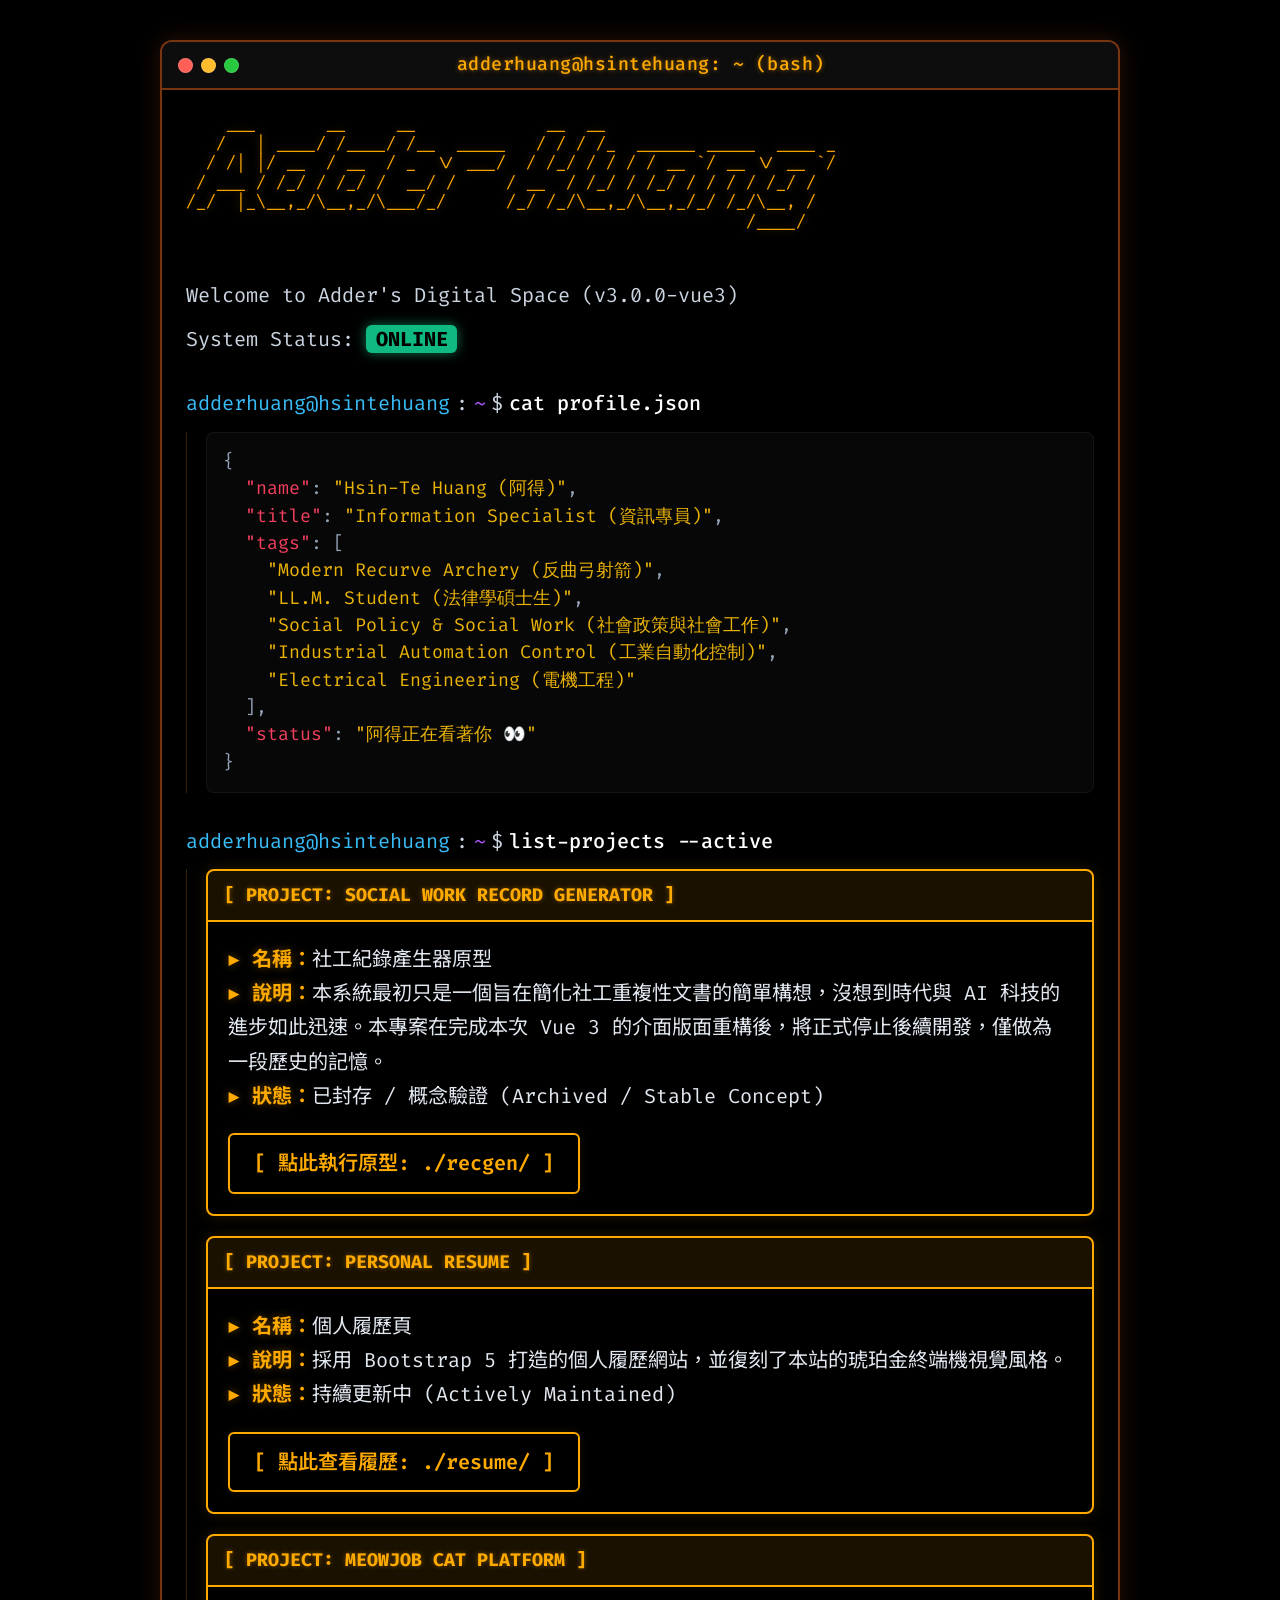
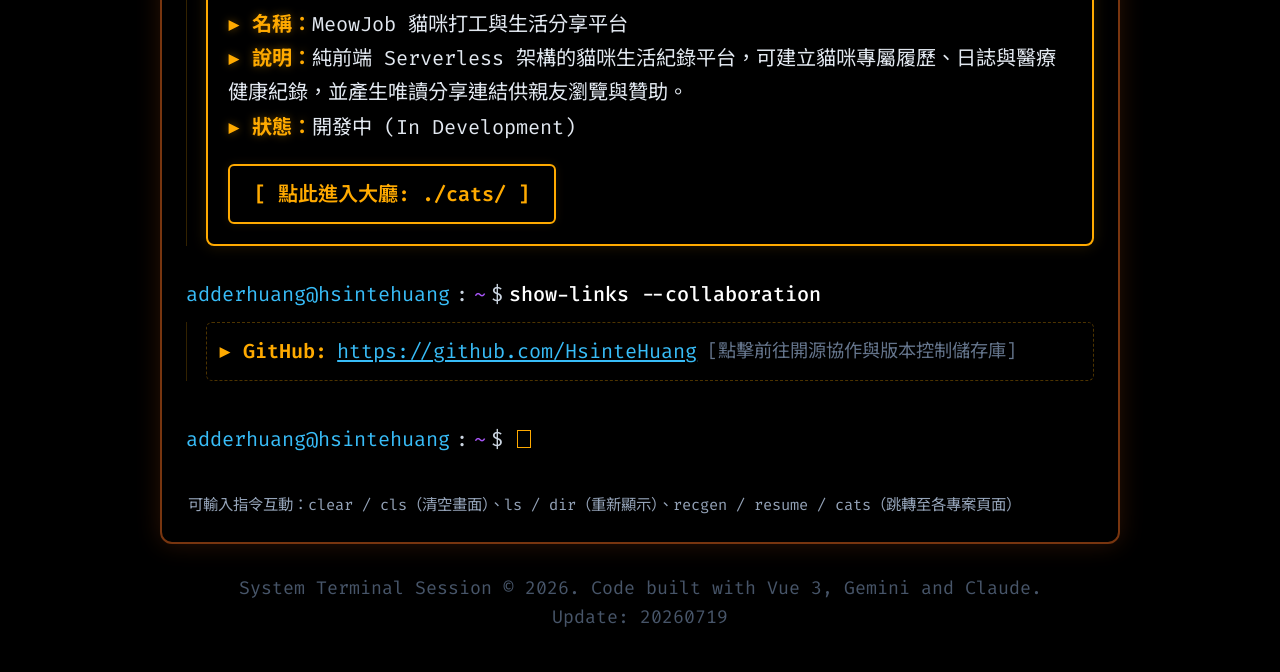
<file: index.html>
<!doctype html>
<html lang="en">
  <head>
    <meta charset="UTF-8" />
    <link rel="icon" type="image/svg+xml" href="./favicon.svg" />
    <meta name="viewport" content="width=device-width, initial-scale=1.0" />
    <title>Adder is watching you | 阿得正在看著你 👀</title>
    <meta name="description" content="在AI活躍的時代，向AI學習新的資訊知識與技術。以前做不到的事情，現在可以請AI幫忙完成。" />
    <meta property="og:type" content="website" />
    <meta property="og:url" content="http://web.hsinte.idv.tw/" />
    <meta property="og:title" content="Adder is watching you | 阿得正在看著你 👀" />
    <meta property="og:description" content="在AI活躍的時代，向AI學習新的資訊知識與技術。以前做不到的事情，現在可以請AI幫忙完成。" />
    <script type="module" crossorigin src="./assets/index-C5Mr1FUt.js"></script>
    <link rel="stylesheet" crossorigin href="./assets/index-7HKHo9OY.css">
  </head>
  <body>
    <div id="app"></div>
  </body>
</html>
</file>
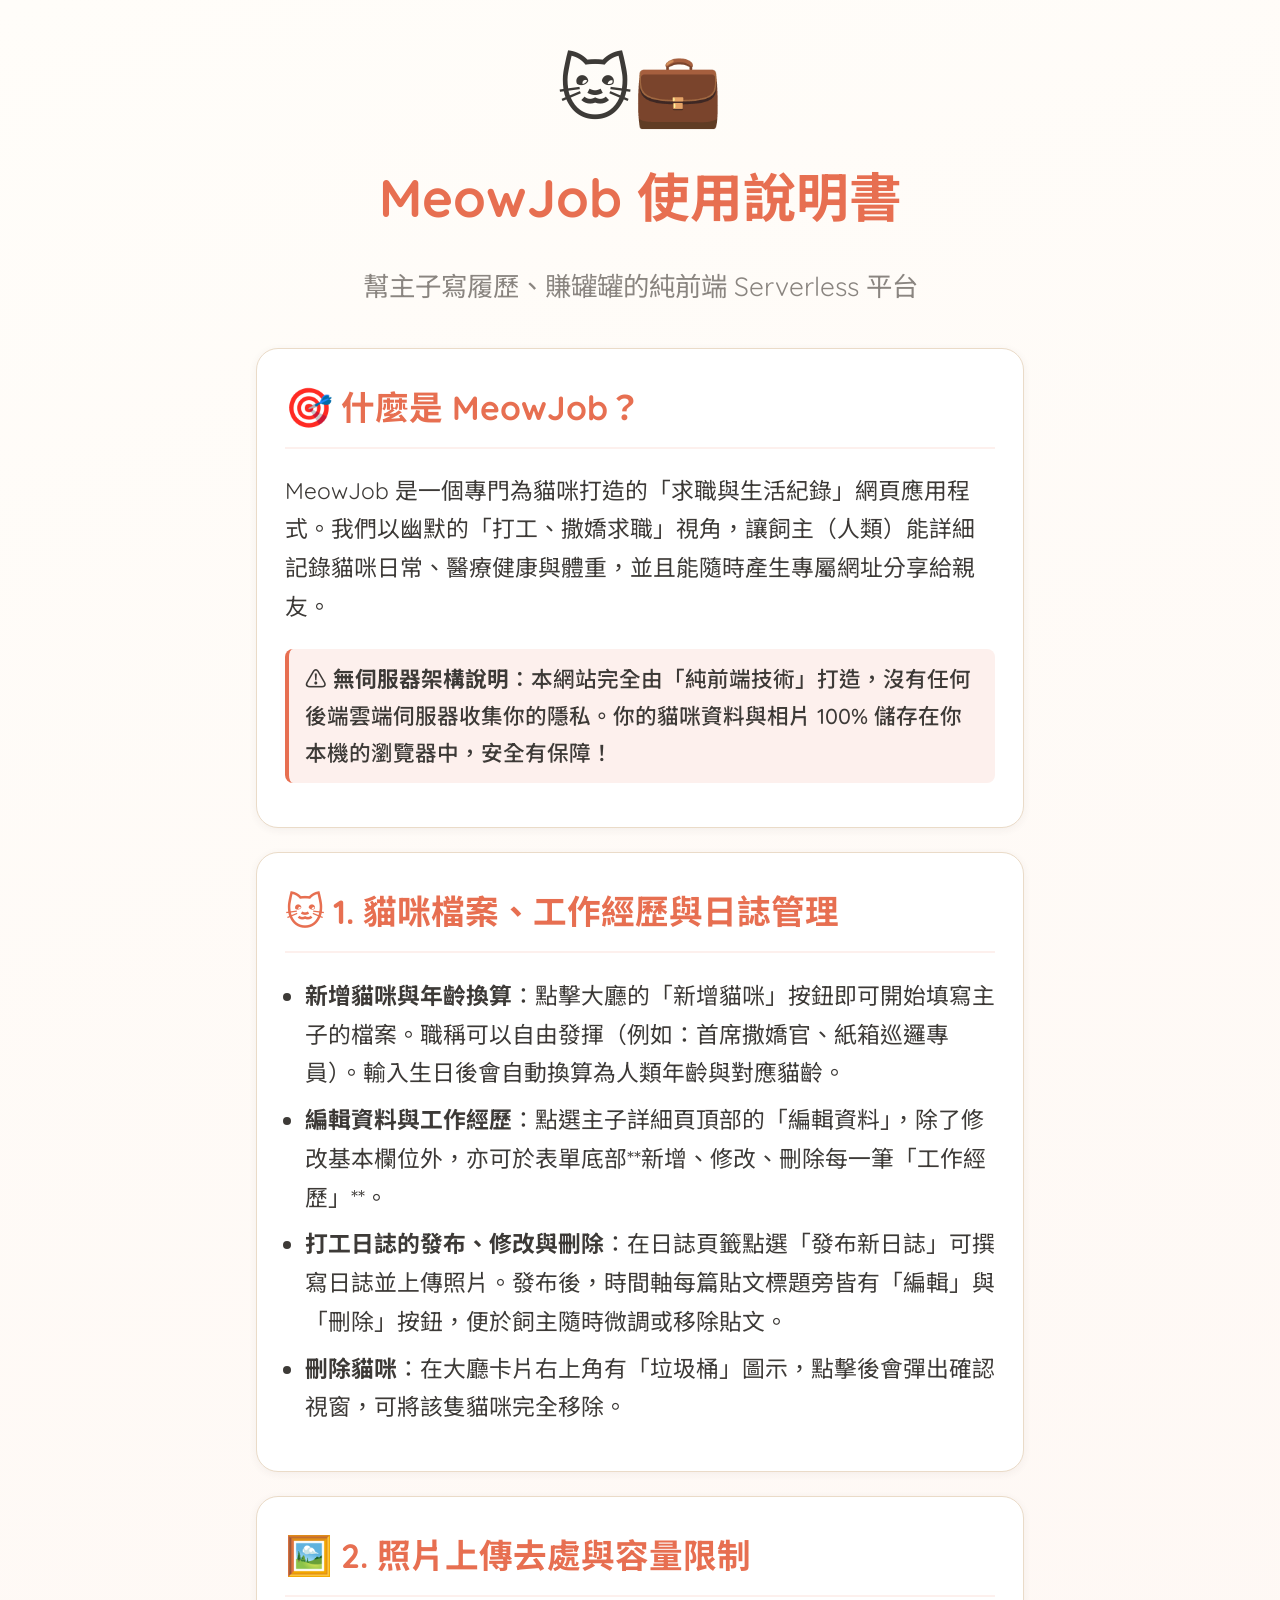
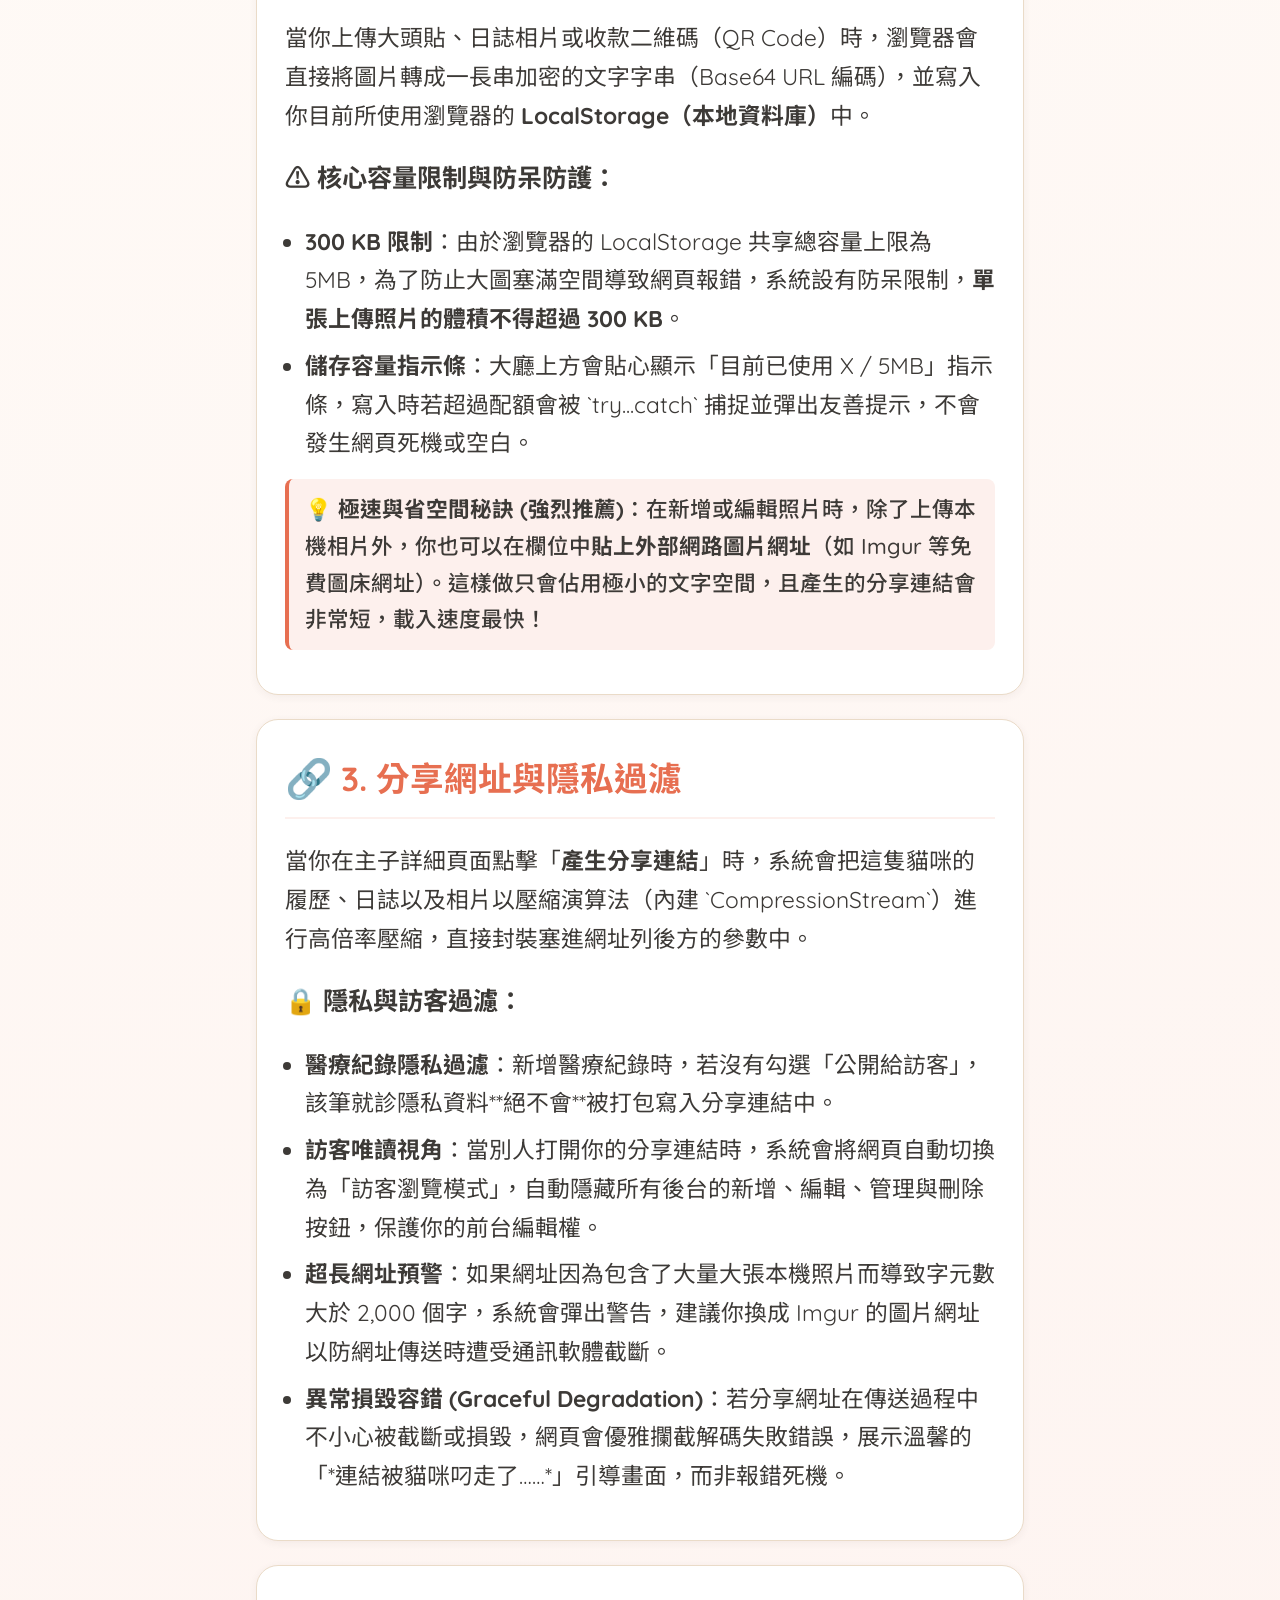
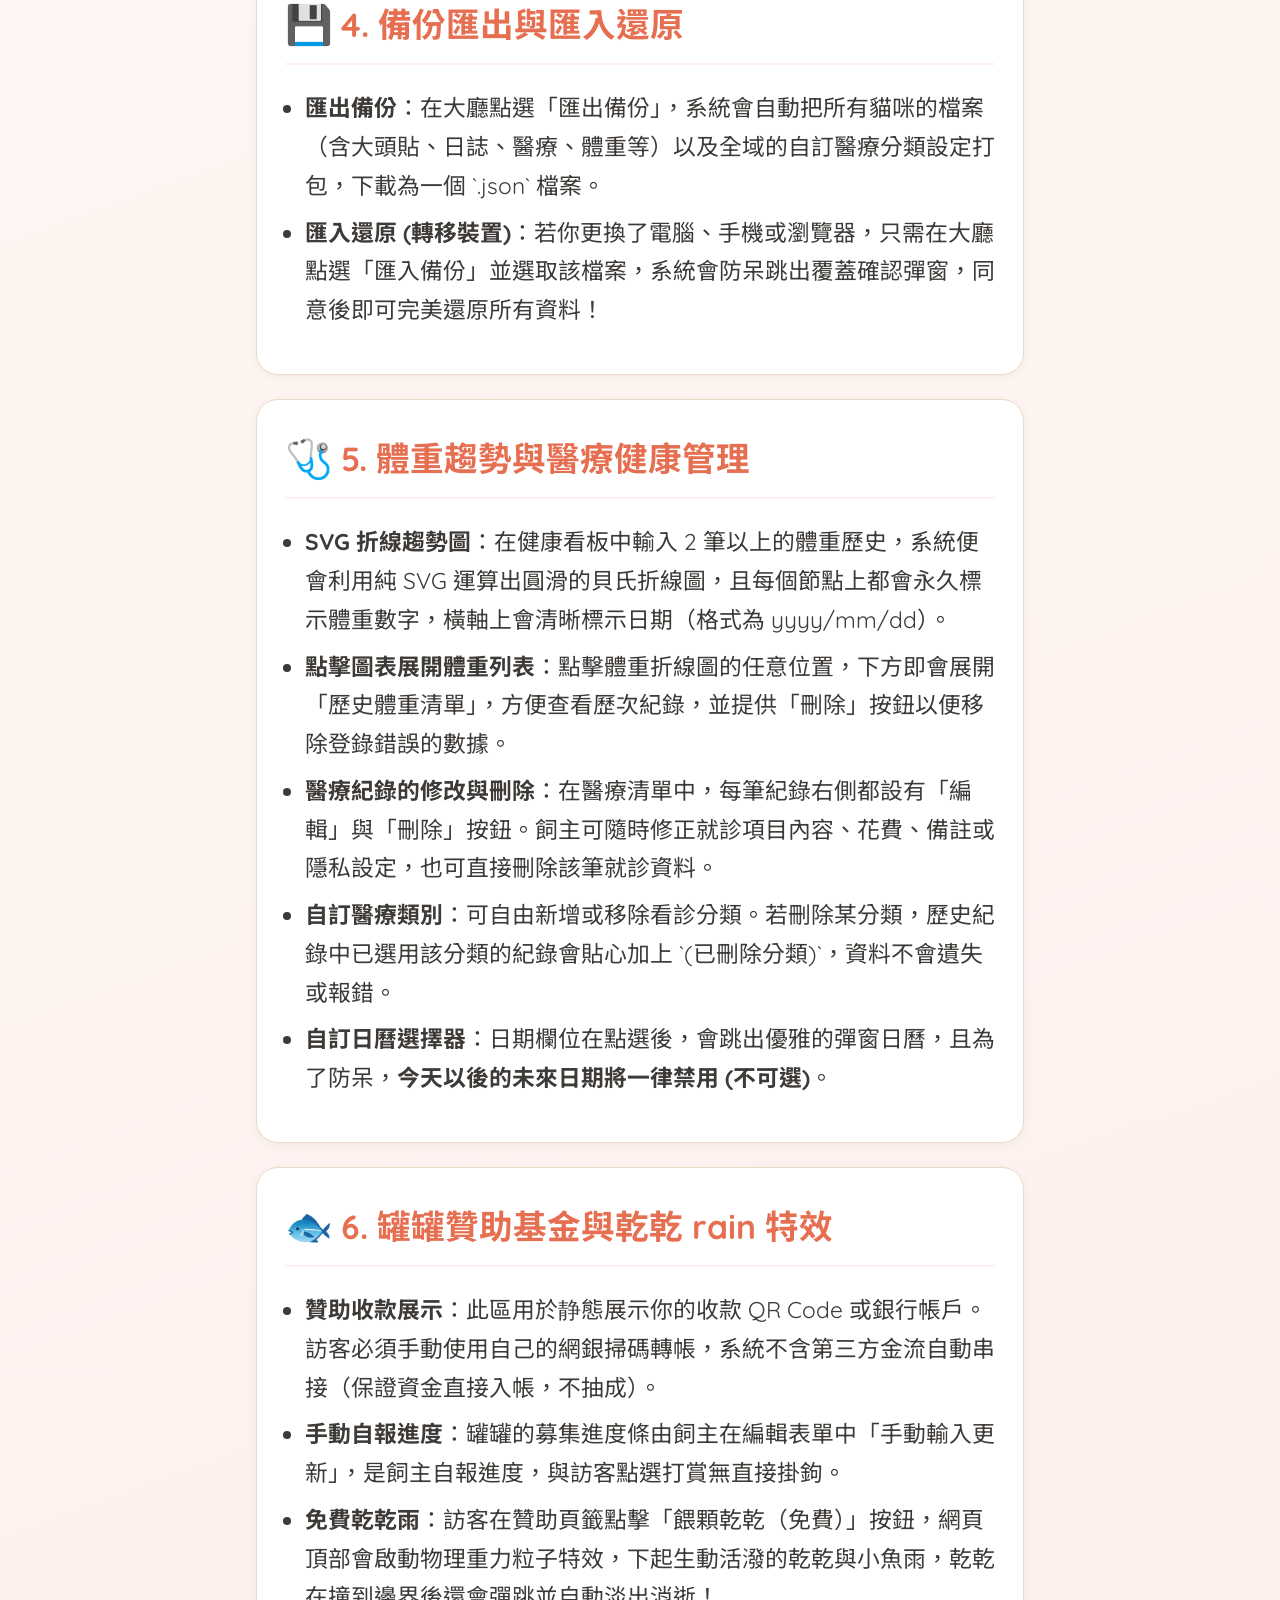
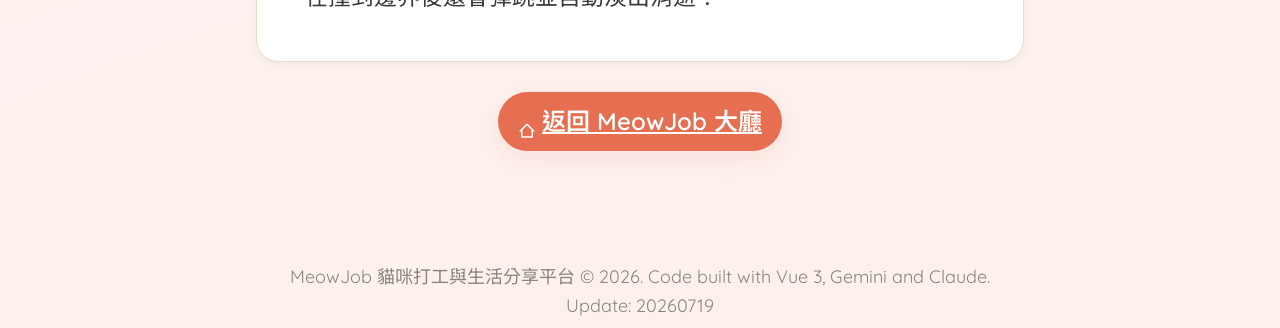
<file: cats/guide.html>
<!DOCTYPE html>
<html lang="zh-TW">
<head>
<meta charset="UTF-8">
<meta name="viewport" content="width=device-width, initial-scale=1.0">
<title>MeowJob 貓咪打工平台 - 使用說明書</title>
<link rel="icon" type="image/svg+xml" href="./favicon.svg" />
<link rel="stylesheet" href="./style.css" />
<link rel="preconnect" href="https://fonts.googleapis.com">
<link rel="preconnect" href="https://fonts.gstatic.com" crossorigin>
<link href="https://fonts.googleapis.com/css2?family=Quicksand:wght@500;700&family=Noto+Sans+TC:wght@400;700&display=swap" rel="stylesheet">
<style>
  .guide-container {
    max-width: 800px;
    margin: 0 auto;
    padding: 30px 16px 80px;
  }
  .guide-header {
    text-align: center;
    margin-bottom: 40px;
  }
  .guide-header h1 {
    color: var(--primary);
    font-size: 2.2rem;
    margin: 10px 0;
  }
  .guide-header p {
    color: var(--text-muted);
    font-size: 1.1rem;
  }
  .guide-card {
    background: var(--white);
    border-radius: var(--radius-lg);
    padding: 28px;
    box-shadow: var(--shadow-sm);
    margin-bottom: 24px;
    border: 1px solid var(--border);
  }
  .guide-card h2 {
    color: var(--primary);
    font-size: 1.4rem;
    margin-top: 0;
    margin-bottom: 16px;
    display: flex;
    align-items: center;
    gap: 8px;
    border-bottom: 2px solid var(--bg-peach);
    padding-bottom: 8px;
  }
  .guide-card h2 span {
    font-size: 1.6rem;
  }
  .guide-card h3 {
    font-size: 1.05rem;
    color: var(--text-main);
    margin-top: 18px;
    margin-bottom: 8px;
    font-weight: 700;
  }
  .guide-card p, .guide-card li {
    font-size: 0.95rem;
    color: var(--text-main);
    line-height: 1.7;
  }
  .guide-card ul, .guide-card ol {
    padding-left: 20px;
    margin-bottom: 16px;
  }
  .guide-card li {
    margin-bottom: 8px;
  }
  .highlight-box {
    background: var(--bg-peach);
    border-left: 4px solid var(--primary);
    padding: 12px 16px;
    border-radius: var(--radius-sm);
    margin: 16px 0;
  }
  .highlight-box.health {
    background: #f0f5f3;
    border-left-color: var(--health);
  }
  .highlight-box p {
    margin: 0;
    font-size: 0.9rem;
    font-weight: 500;
  }
  .back-btn-wrap {
    margin-top: 30px;
    text-align: center;
  }
</style>
</head>
<body>

<div class="guide-container">
  <div class="guide-header">
    <div style="font-size: 3rem;">🐱💼</div>
    <h1>MeowJob 使用說明書</h1>
    <p>幫主子寫履歷、賺罐罐的純前端 Serverless 平台</p>
  </div>

  <!-- 卡片 1: 專案介紹 -->
  <div class="guide-card">
    <h2><span>🎯</span> 什麼是 MeowJob？</h2>
    <p>
      MeowJob 是一個專門為貓咪打造的「求職與生活紀錄」網頁應用程式。我們以幽默的「打工、撒嬌求職」視角，讓飼主（人類）能詳細記錄貓咪日常、醫療健康與體重，並且能隨時產生專屬網址分享給親友。
    </p>
    <div class="highlight-box">
      <p>⚠️ <strong>無伺服器架構說明</strong>：本網站完全由「純前端技術」打造，沒有任何後端雲端伺服器收集你的隱私。你的貓咪資料與相片 100% 儲存在你本機的瀏覽器中，安全有保障！</p>
    </div>
  </div>

  <!-- 卡片 2: 新增與管理 -->
  <div class="guide-card">
    <h2><span>🐱</span> 1. 貓咪檔案、工作經歷與日誌管理</h2>
    <ul>
      <li><strong>新增貓咪與年齡換算</strong>：點擊大廳的「新增貓咪」按鈕即可開始填寫主子的檔案。職稱可以自由發揮（例如：首席撒嬌官、紙箱巡邏專員）。輸入生日後會自動換算為人類年齡與對應貓齡。</li>
      <li><strong>編輯資料與工作經歷</strong>：點選主子詳細頁頂部的「編輯資料」，除了修改基本欄位外，亦可於表單底部**新增、修改、刪除每一筆「工作經歷」**。</li>
      <li><strong>打工日誌的發布、修改與刪除</strong>：在日誌頁籤點選「發布新日誌」可撰寫日誌並上傳照片。發布後，時間軸每篇貼文標題旁皆有「編輯」與「刪除」按鈕，便於飼主隨時微調或移除貼文。</li>
      <li><strong>刪除貓咪</strong>：在大廳卡片右上角有「垃圾桶」圖示，點擊後會彈出確認視窗，可將該隻貓咪完全移除。</li>
    </ul>
  </div>

  <!-- 卡片 3: 照片上傳與 300KB 限制 -->
  <div class="guide-card">
    <h2><span>🖼️</span> 2. 照片上傳去處與容量限制</h2>
    <p>
      當你上傳大頭貼、日誌相片或收款二維碼（QR Code）時，瀏覽器會直接將圖片轉成一長串加密的文字字串（Base64 URL 編碼），並寫入你目前所使用瀏覽器的 <strong>LocalStorage（本地資料庫）</strong>中。
    </p>
    <h3>⚠️ 核心容量限制與防呆防護：</h3>
    <ul>
      <li><strong>300 KB 限制</strong>：由於瀏覽器的 LocalStorage 共享總容量上限為 5MB，為了防止大圖塞滿空間導致網頁報錯，系統設有防呆限制，<strong>單張上傳照片的體積不得超過 300 KB</strong>。</li>
      <li><strong>儲存容量指示條</strong>：大廳上方會貼心顯示「目前已使用 X / 5MB」指示條，寫入時若超過配額會被 `try...catch` 捕捉並彈出友善提示，不會發生網頁死機或空白。</li>
    </ul>
    <div class="highlight-box">
      <p>💡 <strong>極速與省空間秘訣 (強烈推薦)</strong>：在新增或編輯照片時，除了上傳本機相片外，你也可以在欄位中<strong>貼上外部網路圖片網址</strong>（如 Imgur 等免費圖床網址）。這樣做只會佔用極小的文字空間，且產生的分享連結會非常短，載入速度最快！</p>
    </div>
  </div>

  <!-- 卡片 4: 對外分享 -->
  <div class="guide-card">
    <h2><span>🔗</span> 3. 分享網址與隱私過濾</h2>
    <p>
      當你在主子詳細頁面點擊「<strong>產生分享連結</strong>」時，系統會把這隻貓咪的履歷、日誌以及相片以壓縮演算法（內建 `CompressionStream`）進行高倍率壓縮，直接封裝塞進網址列後方的參數中。
    </p>
    <h3>🔒 隱私與訪客過濾：</h3>
    <ul>
      <li><strong>醫療紀錄隱私過濾</strong>：新增醫療紀錄時，若沒有勾選「公開給訪客」，該筆就診隱私資料**絕不會**被打包寫入分享連結中。</li>
      <li><strong>訪客唯讀視角</strong>：當別人打開你的分享連結時，系統會將網頁自動切換為「訪客瀏覽模式」，自動隱藏所有後台的新增、編輯、管理與刪除按鈕，保護你的前台編輯權。</li>
      <li><strong>超長網址預警</strong>：如果網址因為包含了大量大張本機照片而導致字元數大於 2,000 個字，系統會彈出警告，建議你換成 Imgur 的圖片網址以防網址傳送時遭受通訊軟體截斷。</li>
      <li><strong>異常損毀容錯 (Graceful Degradation)</strong>：若分享網址在傳送過程中不小心被截斷或損毀，網頁會優雅攔截解碼失敗錯誤，展示溫馨的「*連結被貓咪叼走了……*」引導畫面，而非報錯死機。</li>
    </ul>
  </div>

  <!-- 卡片 5: 備份與資料轉移 -->
  <div class="guide-card">
    <h2><span>💾</span> 4. 備份匯出與匯入還原</h2>
    <ul>
      <li><strong>匯出備份</strong>：在大廳點選「匯出備份」，系統會自動把所有貓咪的檔案（含大頭貼、日誌、醫療、體重等）以及全域的自訂醫療分類設定打包，下載為一個 `.json` 檔案。</li>
      <li><strong>匯入還原 (轉移裝置)</strong>：若你更換了電腦、手機或瀏覽器，只需在大廳點選「匯入備份」並選取該檔案，系統會防呆跳出覆蓋確認彈窗，同意後即可完美還原所有資料！</li>
    </ul>
  </div>

  <!-- 卡片 6: 體重與健康 -->
  <div class="guide-card">
    <h2><span>🩺</span> 5. 體重趨勢與醫療健康管理</h2>
    <ul>
      <li><strong>SVG 折線趨勢圖</strong>：在健康看板中輸入 2 筆以上的體重歷史，系統便會利用純 SVG 運算出圓滑的貝氏折線圖，且每個節點上都會永久標示體重數字，橫軸上會清晰標示日期（格式為 yyyy/mm/dd）。</li>
      <li><strong>點擊圖表展開體重列表</strong>：點擊體重折線圖的任意位置，下方即會展開「歷史體重清單」，方便查看歷次紀錄，並提供「刪除」按鈕以便移除登錄錯誤的數據。</li>
      <li><strong>醫療紀錄的修改與刪除</strong>：在醫療清單中，每筆紀錄右側都設有「編輯」與「刪除」按鈕。飼主可隨時修正就診項目內容、花費、備註或隱私設定，也可直接刪除該筆就診資料。</li>
      <li><strong>自訂醫療類別</strong>：可自由新增或移除看診分類。若刪除某分類，歷史紀錄中已選用該分類的紀錄會貼心加上 `(已刪除分類)`，資料不會遺失或報錯。</li>
      <li><strong>自訂日曆選擇器</strong>：日期欄位在點選後，會跳出優雅的彈窗日曆，且為了防呆，<strong>今天以後的未來日期將一律禁用 (不可選)</strong>。</li>
    </ul>
  </div>

  <!-- 卡片 7: 打賞 -->
  <div class="guide-card">
    <h2><span>🐟</span> 6. 罐罐贊助基金與乾乾 rain 特效</h2>
    <ul>
      <li><strong>贊助收款展示</strong>：此區用於静態展示你的收款 QR Code 或銀行帳戶。訪客必須手動使用自己的網銀掃碼轉帳，系統不含第三方金流自動串接（保證資金直接入帳，不抽成）。</li>
      <li><strong>手動自報進度</strong>：罐罐的募集進度條由飼主在編輯表單中「手動輸入更新」，是飼主自報進度，與訪客點選打賞無直接掛鉤。</li>
      <li><strong>免費乾乾雨</strong>：訪客在贊助頁籤點擊「餵顆乾乾（免費）」按鈕，網頁頂部會啟動物理重力粒子特效，下起生動活潑的乾乾與小魚雨，乾乾在撞到邊界後還會彈跳並自動淡出消逝！</li>
    </ul>
  </div>

  <div class="back-btn-wrap">
    <a href="./index.html" class="btn btn-primary">
      <span class="icon">
        <svg viewBox="0 0 24 24" fill="none" stroke="currentColor" stroke-width="2" stroke-linecap="round" stroke-linejoin="round"><path d="M3 12l9-9 9 9"/><path d="M5 10v10h14V10"/></svg>
      </span>
      返回 MeowJob 大廳
    </a>
  </div>
</div>

<footer class="cats-footer">
  <p>MeowJob 貓咪打工與生活分享平台 © 2026. Code built with Vue 3, Gemini and Claude.<br>Update: 20260719</p>
</footer>

</body>
</html>
</file>
<file: assets/index-7HKHo9OY.css>
@import "https://fonts.googleapis.com/css2?family=Fira+Code:wght@400;500;600;700&family=Noto+Sans+TC:wght@400;500;700&display=swap";:root{--lightningcss-light: ;--lightningcss-dark:initial;color-scheme:dark;color:#e2e8f0;font-synthesis:none;text-rendering:optimizelegibility;-webkit-font-smoothing:antialiased;-moz-osx-font-smoothing:grayscale;background-color:#000;font-family:Fira Code,Noto Sans TC,ui-monospace,monospace;font-weight:400;line-height:1.6}body{background-color:#000;min-width:320px;min-height:100vh;margin:0}#app{box-sizing:border-box;justify-content:center;align-items:center;min-height:100vh;padding:20px;display:flex}.terminal-container[data-v-4457b95e]{flex-direction:column;gap:20px;width:100%;max-width:960px;margin:20px auto;display:flex;container-type:inline-size}.terminal-window[data-v-4457b95e]{background-color:#000;border:2px solid #78350f;border-radius:12px;flex-direction:column;display:flex;overflow:hidden;box-shadow:0 0 25px #78350f59}.terminal-header[data-v-4457b95e]{box-sizing:border-box;background-color:#0d0d0d;border-bottom:2px solid #78350f;justify-content:space-between;align-items:center;height:48px;padding:0 16px;display:flex}.window-controls[data-v-4457b95e]{gap:8px;display:flex}.control-dot[data-v-4457b95e]{border:1px solid #ffffff26;border-radius:50%;width:13px;height:13px;display:inline-block}.control-dot.close[data-v-4457b95e]{background-color:#ff5f56}.control-dot.minimize[data-v-4457b95e]{background-color:#ffbd2e}.control-dot.maximize[data-v-4457b95e]{background-color:#27c93f}.window-title[data-v-4457b95e]{color:#fa0;letter-spacing:.5px;text-shadow:0 0 5px #ffaa0080;font-size:1.9cqw;font-weight:500}.placeholder-right[data-v-4457b95e]{width:60px}.terminal-body[data-v-4457b95e]{text-align:left;flex-direction:column;gap:32px;padding:24px;display:flex}.console-section[data-v-4457b95e]{flex-direction:column;gap:12px;display:flex}.ascii-art[data-v-4457b95e]{color:#fa0;white-space:pre;text-shadow:0 0 8px #fa06;margin:0 0 16px;font-family:Fira Code,monospace;font-size:1.7cqw;line-height:1.2;overflow-x:auto}.sys-msg[data-v-4457b95e]{color:#cbd5e1;margin:0;font-size:2.1cqw}.text-success[data-v-4457b95e]{color:#fa0;text-shadow:0 0 8px #fa06;font-weight:700}.status-badge[data-v-4457b95e]{color:#000;background-color:#10b981;border-radius:.6cqw;padding:.2cqw 1cqw;font-weight:700;line-height:1.2;display:inline-block;box-shadow:0 0 1.2cqw #10b98199}.terminal-prompt[data-v-4457b95e]{flex-wrap:wrap;align-items:center;gap:.6cqw;font-family:Fira Code,monospace;font-size:2.1cqw;display:flex}.terminal-prompt .user[data-v-4457b95e]{color:#38bdf8}.terminal-prompt .divider[data-v-4457b95e]{color:#cbd5e1}.terminal-prompt .path[data-v-4457b95e]{color:#a855f7}.terminal-prompt .char[data-v-4457b95e]{color:#cbd5e1}.terminal-prompt .command[data-v-4457b95e]{color:#fff;font-weight:500}.terminal-output[data-v-4457b95e]{border-left:.2cqw solid #fa03;padding-left:2cqw}.json-code[data-v-4457b95e]{color:#94a3b8;background-color:#070707;border:1px solid #ffffff0d;border-radius:.8cqw;margin:0;padding:1.6cqw;font-family:Fira Code,monospace;font-size:1.9cqw;line-height:1.5;overflow-x:auto}.json-key[data-v-4457b95e]{color:#f43f5e}.json-val[data-v-4457b95e]{color:#eab308}.project-box[data-v-4457b95e]{background-color:#000;border:2px solid #fa0;border-radius:8px;overflow:hidden;box-shadow:0 0 15px #ffaa0026}.project-box+.project-box[data-v-4457b95e]{margin-top:20px}.box-header[data-v-4457b95e]{color:#fa0;text-shadow:0 0 5px #fa06;background-color:#ffaa001a;border-bottom:2px solid #fa0;padding:10px 16px;font-size:1.9cqw;font-weight:700}.box-content[data-v-4457b95e]{padding:20px}.project-desc[data-v-4457b95e]{color:#e2e8f0;margin:0 0 20px;font-size:2.1cqw;line-height:1.7}.action-container[data-v-4457b95e]{display:flex}.terminal-btn[data-v-4457b95e]{color:#fa0;background:0 0;border:2px solid #fa0;border-radius:6px;padding:12px 24px;font-size:2.1cqw;font-weight:600;text-decoration:none;transition:all .25s;display:inline-block;box-shadow:0 0 10px #ffaa001a}.terminal-btn[data-v-4457b95e]:hover{background-color:#ffaa0026;transform:translateY(-2px);box-shadow:0 0 20px #fa06}.links-list[data-v-4457b95e]{flex-direction:column;gap:16px;display:flex}.link-item[data-v-4457b95e]{color:#cbd5e1;border:1px dashed #ffaa004d;border-radius:6px;flex-wrap:wrap;align-items:center;gap:10px;padding:12px;font-size:2.1cqw;text-decoration:none;transition:all .25s;display:flex}.link-item[data-v-4457b95e]:hover{background-color:#ffaa000d;border-style:solid;border-color:#fa0;transform:translate(6px)}.link-label[data-v-4457b95e]{color:#fa0;font-weight:600}.link-url[data-v-4457b95e]{color:#38bdf8;text-decoration:underline}.link-desc[data-v-4457b95e]{color:#64748b;font-size:1.9cqw}.last-prompt[data-v-4457b95e]{cursor:text;align-items:center;margin-top:10px;display:flex}.command-error[data-v-4457b95e]{color:#fff;margin:6px 0 0;padding-left:.2cqw;font-size:1.6cqw;font-weight:700}.command-hint[data-v-4457b95e]{color:#94a3b8;margin:6px 0 0;padding-left:.2cqw;font-size:1.6cqw}.input-container[data-v-4457b95e]{flex-grow:1;align-items:center;margin-left:6px;display:inline-flex;position:relative;overflow:hidden}.typed-placeholder[data-v-4457b95e]{color:#0000;white-space:pre;font-family:inherit;font-size:inherit;pointer-events:none;-webkit-user-select:none;user-select:none}.terminal-input-field[data-v-4457b95e]{color:#fff;caret-color:#0000;width:100%;height:100%;font-family:inherit;font-size:inherit;box-shadow:none;background:0 0;border:none;outline:none;margin:0;padding:0;position:absolute;top:0;left:0}.cursor-block[data-v-4457b95e]{width:1.2cqw;height:1.7cqw;box-shadow:none;background-color:#0000;border:.15cqw solid #fa0;flex-shrink:0;margin-left:2px;transition:background-color .15s,border-color .15s;display:inline-block}.cursor-block.active[data-v-4457b95e]{background-color:#fa0;border-color:#fa0;animation:1s step-end infinite blink-4457b95e;box-shadow:0 0 8px #fa0}@keyframes blink-4457b95e{0%,to{box-shadow:none;background-color:#0000}50%{background-color:#fa0;box-shadow:0 0 8px #fa0}}.terminal-footer[data-v-4457b95e]{text-align:center;padding-top:10px}.terminal-footer p[data-v-4457b95e]{color:#475569;margin:0;font-size:1.9cqw}
</file>
<file: cats/style.css>
/* MeowJob 貓咪打工與生活分享平台 - 基礎樣式
   視覺配色依 requirements.md 五、UI/UX 規範，細部插畫與微互動已優化 */

html {
  font-size: 20px; /* 行動裝置使用狀況下，字體大 4 級 (原本是 16px) */
}

@media (min-width: 769px) {
  html {
    font-size: 24px; /* 電腦版使用狀況下，字體再大 4 級 (原本是 20px，比最初大 8 級) */
  }
}

:root {
  --bg-cream: #FFFDF9;
  --bg-peach: #FDF0ED;
  --primary: #E76F51;
  --primary-light: #F4A261;
  --health: #6B9080;
  --text-main: #3D3A37;
  --text-muted: #8a8580;
  --border: #EADBC8;
  --white: #FFFFFF;
  --danger: #d9534f;
  --radius-sm: 8px;
  --radius-md: 14px;
  --radius-lg: 22px;
  --shadow-sm: 0 2px 8px rgba(61, 58, 55, 0.06);
  --shadow-md: 0 8px 24px rgba(231, 111, 81, 0.12);
  --transition: all 0.2s ease;
}

* {
  box-sizing: border-box;
}

[v-cloak] {
  display: none;
}

html, body {
  margin: 0;
  padding: 0;
  min-width: 320px;
}

body {
  background: linear-gradient(160deg, var(--bg-cream) 0%, var(--bg-peach) 100%);
  color: var(--text-main);
  font-family: 'Quicksand', 'Noto Sans TC', system-ui, -apple-system, sans-serif;
  font-size: 1rem;
  line-height: 1.6;
  min-height: 100vh;
}

#app {
  max-width: 960px;
  margin: 0 auto;
  padding: 24px 16px 64px;
}

a {
  color: var(--primary);
}

img {
  max-width: 100%;
  display: block;
}

button {
  font-family: inherit;
  cursor: pointer;
  border: none;
  background: none;
  font-size: 0.875rem; /* 14px */
  transition: var(--transition);
}

button:active {
  transform: scale(0.96);
}

input, select, textarea {
  font-family: inherit;
  font-size: 0.875rem; /* 14px */
  padding: 10px 12px;
  border: 1px solid var(--border);
  border-radius: var(--radius-sm);
  background: var(--white);
  color: var(--text-main);
  width: 100%;
  transition: var(--transition);
}

input:focus, select:focus, textarea:focus {
  outline: none;
  border-color: var(--primary);
  box-shadow: 0 0 0 3px rgba(231, 111, 81, 0.15);
}

.btn {
  display: inline-flex;
  align-items: center;
  gap: 6px;
  padding: 10px 20px;
  border-radius: 999px;
  font-weight: 600;
  transition: var(--transition);
}

.btn-primary {
  background: var(--primary);
  color: var(--white);
  box-shadow: var(--shadow-md);
}
.btn-primary:hover { background: #d95f40; transform: translateY(-1px); }

.btn-secondary {
  background: var(--white);
  color: var(--text-main);
  border: 1px solid var(--border);
}
.btn-secondary:hover { border-color: var(--primary); color: var(--primary); }

.btn-danger {
  background: var(--white);
  color: var(--danger);
  border: 1px solid var(--danger);
}

.btn-health {
  background: var(--health);
  color: var(--white);
}

.btn-icon {
  width: 36px;
  height: 36px;
  border-radius: 50%;
  display: inline-flex;
  align-items: center;
  justify-content: center;
  background: var(--white);
  border: 1px solid var(--border);
}
.btn-icon:hover { border-color: var(--primary); color: var(--primary); }

.icon {
  width: 18px;
  height: 18px;
  display: inline-block;
}
.icon svg { width: 100%; height: 100%; }

/* ---------- 頂部列 ---------- */
.top-bar {
  display: flex;
  justify-content: space-between;
  align-items: center;
  flex-wrap: wrap;
  gap: 12px;
  margin-bottom: 24px;
}
.top-bar h1 {
  font-size: clamp(1.375rem, 4vw, 1.875rem); /* clamp(22px, 4vw, 30px) */
  margin: 0;
  color: var(--primary);
}
.top-bar .actions {
  display: flex;
  gap: 8px;
  flex-wrap: wrap;
}

/* ---------- 儲存空間指示條 ---------- */
.storage-bar-wrap {
  margin-bottom: 20px;
  font-size: 0.75rem; /* 12px */
  color: var(--text-muted);
}
.storage-bar {
  height: 6px;
  border-radius: 999px;
  background: var(--border);
  overflow: hidden;
  margin-top: 4px;
}
.storage-bar-fill {
  height: 100%;
  background: var(--health);
  transition: width 0.3s ease;
}
.storage-bar-fill.warn { background: var(--primary); }
.storage-bar-fill.danger { background: var(--danger); }

/* ---------- Empty State ---------- */
.empty-state {
  text-align: center;
  padding: 60px 20px;
  background: var(--white);
  border-radius: var(--radius-lg);
  box-shadow: var(--shadow-sm);
}
.empty-state .icon-lg {
  width: 96px;
  height: 96px;
  margin: 0 auto 16px;
  color: var(--primary-light);
}
.empty-state h2 {
  margin: 0 0 8px;
}
.empty-state p {
  color: var(--text-muted);
  margin: 0 0 24px;
}
.empty-state .actions {
  display: flex;
  gap: 12px;
  justify-content: center;
  flex-wrap: wrap;
}

/* ---------- 大廳卡片 ---------- */
.cat-grid {
  display: grid;
  grid-template-columns: repeat(auto-fill, minmax(220px, 1fr));
  gap: 20px;
}
.cat-card {
  background: var(--white);
  border-radius: var(--radius-lg);
  padding: 20px;
  box-shadow: var(--shadow-sm);
  position: relative;
  transition: var(--transition);
  cursor: pointer;
}
.cat-card:hover {
  transform: translateY(-4px);
  box-shadow: var(--shadow-md);
}
.cat-card .avatar {
  width: 84px;
  height: 84px;
  border-radius: 50%;
  overflow: hidden;
  margin: 0 auto 12px;
  background: var(--bg-peach);
  display: flex;
  align-items: center;
  justify-content: center;
}
.cat-card .avatar img { width: 100%; height: 100%; object-fit: cover; }
.cat-card .avatar .icon { width: 60%; height: 60%; color: var(--primary); }
.cat-card h3 {
  text-align: center;
  margin: 0 0 4px;
}
.cat-card .job-title {
  text-align: center;
  color: var(--text-muted);
  font-size: 0.8125rem; /* 13px */
  margin: 0 0 12px;
}
.cat-card .cat-card-delete {
  position: absolute;
  top: 10px;
  right: 10px;
  width: 28px;
  height: 28px;
  border-radius: 50%;
  background: var(--bg-peach);
  color: var(--danger);
  display: none;
  align-items: center;
  justify-content: center;
}
.cat-card:hover .cat-card-delete { display: inline-flex; }

.goal-progress {
  margin-top: 8px;
}
.goal-progress .bar {
  height: 8px;
  border-radius: 999px;
  background: var(--bg-peach);
  overflow: hidden;
}
.goal-progress .bar-fill {
  height: 100%;
  background: linear-gradient(90deg, var(--primary-light), var(--primary));
}
.goal-progress .label {
  font-size: 0.6875rem; /* 11px */
  color: var(--text-muted);
  margin-top: 4px;
  text-align: center;
}

/* ---------- 貓咪詳細頁 ---------- */
.detail-header {
  display: flex;
  align-items: center;
  gap: 16px;
  background: var(--white);
  border-radius: var(--radius-lg);
  padding: 20px;
  margin-bottom: 20px;
  box-shadow: var(--shadow-sm);
  flex-wrap: wrap;
}
.detail-header .avatar {
  width: 80px;
  height: 80px;
  border-radius: 50%;
  overflow: hidden;
  background: var(--bg-peach);
  flex-shrink: 0;
  display: flex;
  align-items: center;
  justify-content: center;
}
.detail-header .avatar img { width: 100%; height: 100%; object-fit: cover; }
.detail-header .avatar .icon { width: 60%; height: 60%; color: var(--primary); }
.detail-header .info { flex: 1; min-width: 160px; }
.detail-header .info h2 { margin: 0 0 4px; }
.detail-header .info .meta { color: var(--text-muted); font-size: 0.8125rem; /* 13px */ }
.detail-header .tags { display: flex; flex-wrap: wrap; gap: 6px; margin-top: 8px; }
.tag {
  background: var(--bg-peach);
  color: var(--primary);
  padding: 3px 10px;
  border-radius: 999px;
  font-size: 0.75rem; /* 12px */
}

.guest-badge {
  background: var(--health);
  color: var(--white);
  padding: 4px 12px;
  border-radius: 999px;
  font-size: 0.75rem; /* 12px */
  display: inline-block;
  margin-bottom: 12px;
}

/* ---------- Tabs ---------- */
.tabs {
  display: flex;
  gap: 4px;
  margin-bottom: 20px;
  overflow-x: auto;
  border-bottom: 1px solid var(--border);
}
.tab-btn {
  padding: 10px 16px;
  color: var(--text-muted);
  border-bottom: 2px solid transparent;
  white-space: nowrap;
  font-weight: 600;
}
.tab-btn.active {
  color: var(--primary);
  border-bottom-color: var(--primary);
}

.panel {
  background: var(--white);
  border-radius: var(--radius-lg);
  padding: 20px;
  box-shadow: var(--shadow-sm);
}

/* ---------- 履歷 ---------- */
.resume-section { margin-bottom: 20px; }
.resume-section h4 {
  color: var(--primary);
  margin: 0 0 10px;
  font-size: 0.9375rem; /* 15px */
}
.work-item {
  border-left: 2px solid var(--health);
  padding-left: 12px;
  margin-bottom: 10px;
}
.work-item .title { font-weight: 600; }
.work-item .period { font-size: 0.75rem; /* 12px */ color: var(--text-muted); }

/* ---------- 日誌 timeline ---------- */
.timeline { position: relative; padding-left: 20px; }
.timeline::before {
  content: '';
  position: absolute;
  left: 4px;
  top: 6px;
  bottom: 6px;
  width: 2px;
  background: var(--border);
}
.timeline-item {
  position: relative;
  margin-bottom: 20px;
}
.timeline-item::before {
  content: '';
  position: absolute;
  left: -20px;
  top: 4px;
  width: 10px;
  height: 10px;
  border-radius: 50%;
  background: var(--primary);
}
.timeline-item .date { font-size: 0.75rem; /* 12px */ color: var(--text-muted); margin-bottom: 4px; }
.timeline-item .content { white-space: pre-wrap; word-break: break-word; }
.timeline-item img { border-radius: var(--radius-sm); margin-top: 8px; max-height: 240px; object-fit: cover; }

/* ---------- 醫療看板 ---------- */
.medical-toolbar {
  display: flex;
  justify-content: flex-end;
  gap: 8px;
  margin-bottom: 16px;
  flex-wrap: wrap;
}
.weight-chart-wrap {
  margin-bottom: 24px;
}
.weight-chart-empty {
  text-align: center;
  color: var(--text-muted);
  padding: 30px;
  font-size: 0.8125rem; /* 13px */
}
.medical-list { display: flex; flex-direction: column; gap: 10px; }
.medical-item {
  border: 1px solid var(--border);
  border-radius: var(--radius-sm);
  padding: 12px;
  display: flex;
  justify-content: space-between;
  gap: 12px;
  flex-wrap: wrap;
}
.medical-item .category-badge {
  background: var(--bg-peach);
  color: var(--health);
  font-size: 0.6875rem; /* 11px */
  padding: 2px 8px;
  border-radius: 999px;
  margin-right: 6px;
}
.medical-item .privacy-icon { color: var(--text-muted); }

/* ---------- 打賞頁籤 ---------- */
.tip-info {
  display: flex;
  gap: 20px;
  flex-wrap: wrap;
  margin-bottom: 20px;
}
.tip-qr {
  width: 140px;
  height: 140px;
  border-radius: var(--radius-md);
  overflow: hidden;
  background: var(--bg-peach);
  flex-shrink: 0;
}
.tip-canvas-wrap {
  position: relative;
  border-radius: var(--radius-lg);
  overflow: hidden;
  background: linear-gradient(180deg, var(--bg-peach), var(--bg-cream));
  height: 220px;
  margin-bottom: 16px;
}
.tip-canvas-wrap canvas { width: 100%; height: 100%; }

/* ---------- Modal ---------- */
.modal-overlay {
  position: fixed;
  inset: 0;
  background: rgba(61, 58, 55, 0.45);
  display: flex;
  align-items: center;
  justify-content: center;
  padding: 16px;
  z-index: 100;
}
.modal-box {
  background: var(--white);
  border-radius: var(--radius-lg);
  padding: 24px;
  max-width: 480px;
  width: 100%;
  max-height: 90vh;
  overflow-y: auto;
  box-shadow: var(--shadow-md);
}
.modal-box h3 { margin-top: 0; }
.form-row { margin-bottom: 14px; }
.form-row label {
  display: block;
  font-size: 0.8125rem; /* 13px */
  font-weight: 600;
  margin-bottom: 6px;
}
.form-row .hint {
  font-size: 0.75rem; /* 12px */
  color: var(--text-muted);
  margin-top: 4px;
}
.form-row .error {
  font-size: 0.75rem; /* 12px */
  color: var(--danger);
  margin-top: 4px;
}
.modal-actions {
  display: flex;
  justify-content: flex-end;
  gap: 10px;
  margin-top: 20px;
}
.checkbox-row { display: flex; align-items: center; gap: 8px; }
.checkbox-row input { width: auto; }

/* ---------- 自訂日曆 ---------- */
.date-input-wrap { position: relative; }
.date-input-display {
  cursor: pointer;
  background: var(--white);
}
.calendar-popup {
  position: absolute;
  top: calc(100% + 6px);
  left: 0;
  z-index: 50;
  background: var(--white);
  border: 1px solid var(--border);
  border-radius: var(--radius-md);
  box-shadow: var(--shadow-md);
  padding: 12px;
  width: 260px;
  transform-origin: top left;
  animation: calendar-pop 0.15s ease;
}
@keyframes calendar-pop {
  from { opacity: 0; transform: scale(0.9); }
  to { opacity: 1; transform: scale(1); }
}
.calendar-header {
  display: flex;
  align-items: center;
  justify-content: space-between;
  margin-bottom: 8px;
  font-weight: 600;
}
.calendar-grid {
  display: grid;
  grid-template-columns: repeat(7, 1fr);
  gap: 2px;
  text-align: center;
  font-size: 0.75rem; /* 12px */
}
.calendar-grid .weekday { color: var(--text-muted); padding: 4px 0; }
.calendar-grid .day {
  padding: 6px 0;
  border-radius: 50%;
  cursor: pointer;
}
.calendar-grid .day:hover:not(.disabled) { background: var(--bg-peach); }
.calendar-grid .day.selected { background: var(--primary); color: var(--white); }
.calendar-grid .day.disabled { color: var(--border); cursor: not-allowed; }
.calendar-grid .day.empty { visibility: hidden; }

/* ---------- 訪客錯誤頁 ---------- */
.error-page {
  text-align: center;
  padding: 80px 20px;
}
.error-page .icon-lg {
  width: 100px;
  height: 100px;
  margin: 0 auto 20px;
  color: var(--primary);
}
.error-page h2 { margin-bottom: 8px; }
.error-page p { color: var(--text-muted); margin-bottom: 24px; }
.error-page .actions { display: flex; gap: 12px; justify-content: center; flex-wrap: wrap; }

/* ---------- Toast ---------- */
.toast {
  position: fixed;
  bottom: 24px;
  left: 50%;
  transform: translateX(-50%);
  background: var(--text-main);
  color: var(--white);
  padding: 12px 20px;
  border-radius: 999px;
  font-size: 0.8125rem; /* 13px */
  z-index: 200;
  box-shadow: var(--shadow-md);
  max-width: 90vw;
  text-align: center;
}

/* ---------- 底部宣告 ---------- */
.cats-footer {
  text-align: center;
  padding: 32px 16px 8px;
}
.cats-footer p {
  color: var(--text-muted);
  font-size: 0.75rem; /* 12px */
  margin: 0;
}

/* ---------- RWD ---------- */
@media (max-width: 480px) {
  #app { padding: 16px 12px 48px; }
  .cat-grid { grid-template-columns: repeat(auto-fill, minmax(150px, 1fr)); gap: 12px; }
  .detail-header { padding: 16px; }
  .panel { padding: 14px; }
  .tip-info { flex-direction: column; }
}
</file>
